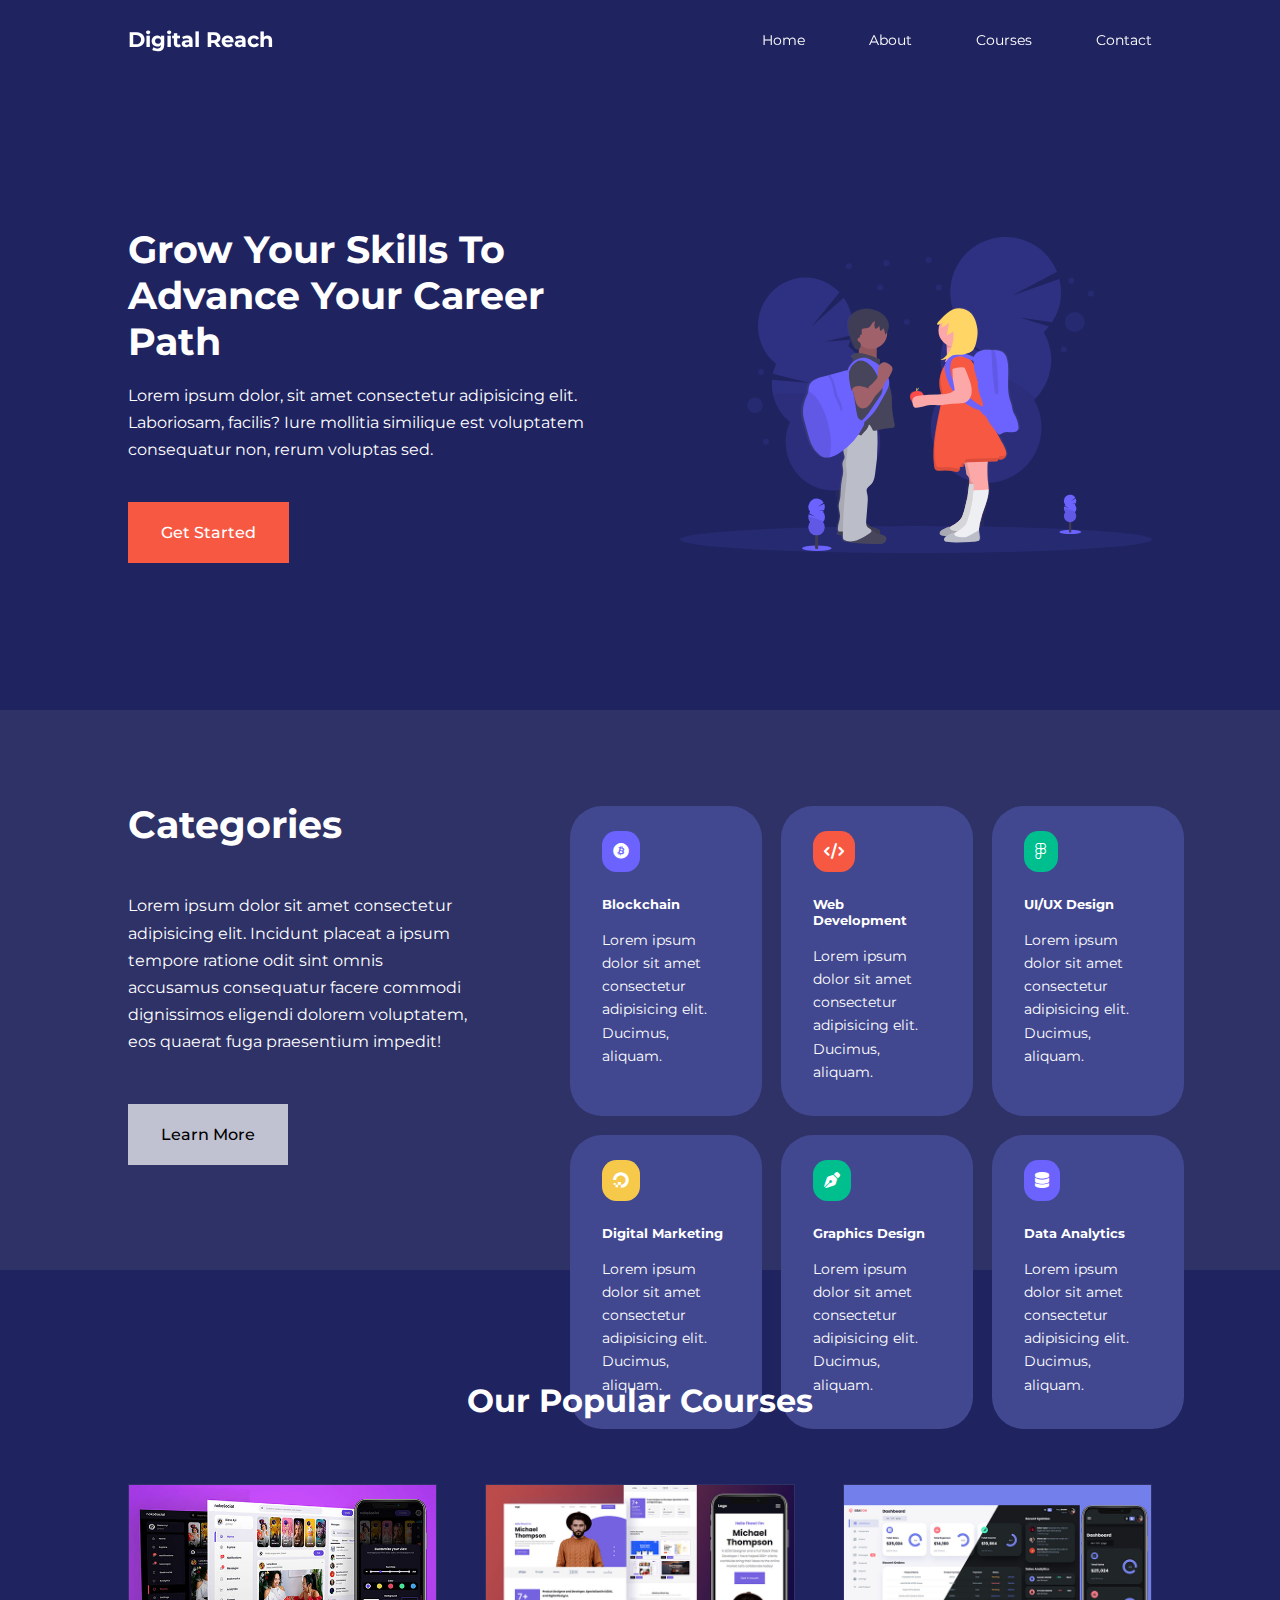
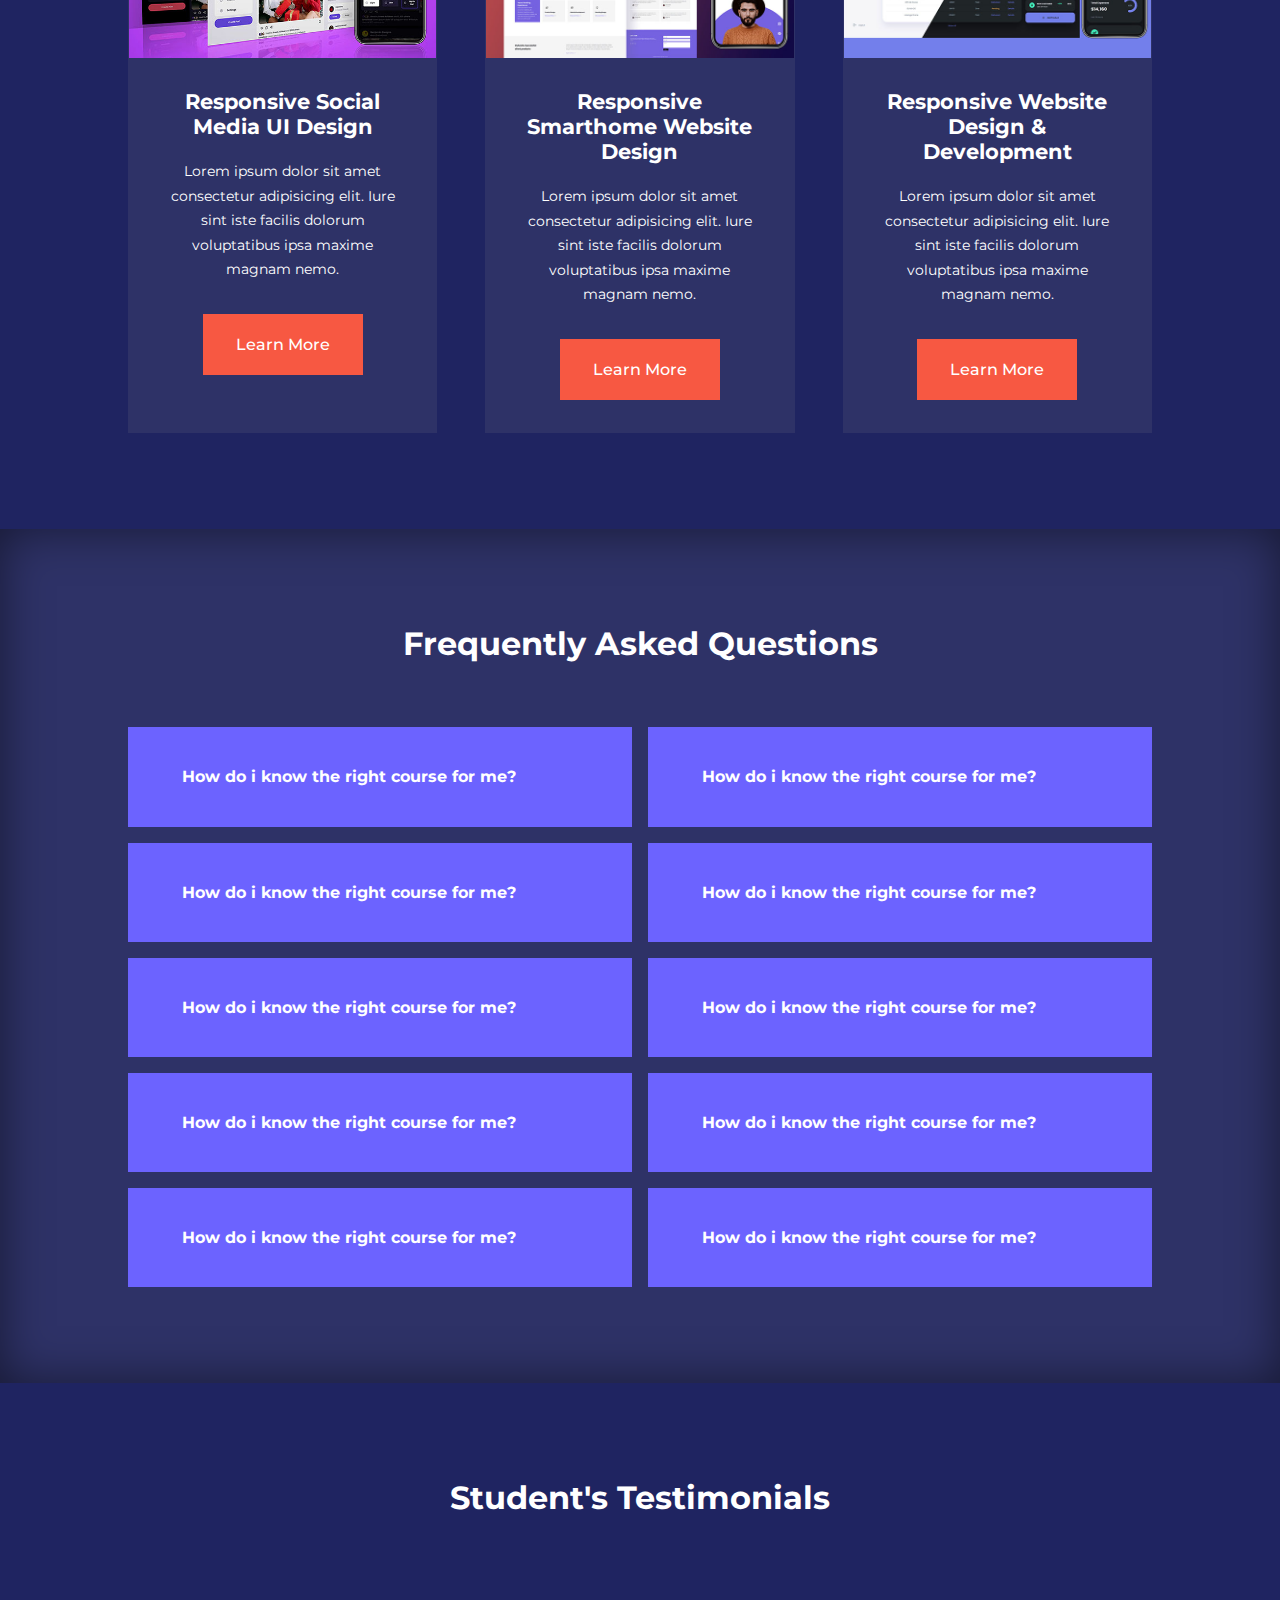
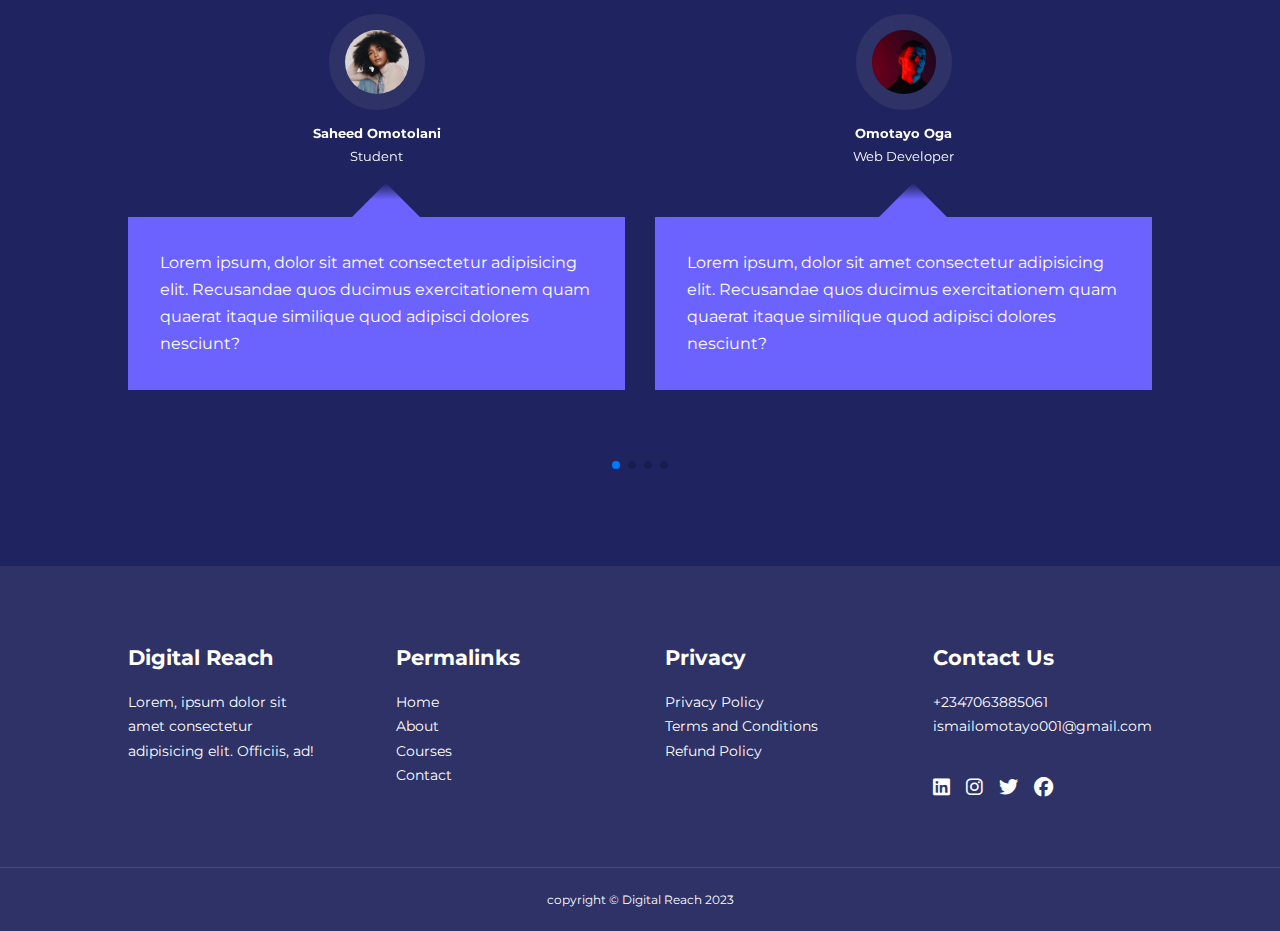
<file: index.html>
<!DOCTYPE html>
<html lang="en">
  <head>
    <meta charset="UTF-8" />
    <meta name="viewport" content="width=device-width, initial-scale=1.0" />

    <!-----------iconscout cdn------------>

    <link
      rel="stylesheet"
      href="https://unicons.iconscout.com/release/v2.1.6/css/unicons.css"
    />

    <!-----------font awesome cdn------------>

    <link
      rel="stylesheet"
      href="https://cdnjs.cloudflare.com/ajax/libs/font-awesome/6.5.1/css/all.min.css"
    />

    <!-----------swiper js------------>

    <link
      rel="stylesheet"
      href="https://cdn.jsdelivr.net/npm/swiper@11/swiper-bundle.min.css"
    />

    <link rel="stylesheet" href="css/style.css" />
    <title>Edutech website</title>
  </head>
  <body>
    <!-----------Nav Bar------------>

    <nav>
      <div class="container nav-container">
        <a href="index.html"><h4>Digital Reach</h4></a>
        <ul class="nav-menu">
          <li><a href="index.html">Home</a></li>
          <li><a href="about.html">About</a></li>
          <li><a href="courses.html">Courses</a></li>
          <li><a href="contact.html">Contact</a></li>
        </ul>
        <button id="open-menu-btn"><i class="uil uil-bars"></i></button>
        <button id="close-menu-btn"><i class="uil uil-multiply"></i></button>
      </div>
    </nav>

    <!-----------Header Section------------>

    <header>
      <div class="container container-header">
        <div class="header-left">
          <h1>Grow Your Skills To Advance Your Career Path</h1>
          <p>
            Lorem ipsum dolor, sit amet consectetur adipisicing elit.
            Laboriosam, facilis? Iure mollitia similique est voluptatem
            consequatur non, rerum voluptas sed.
          </p>
          <a href="courses.html" class="btn btn-primary">Get Started</a>
        </div>
        <div class="header-right">
          <div class="header-right-img">
            <img src="images/header.svg" />
          </div>
        </div>
      </div>
    </header>

    <!-----------Categories Section------------>

    <section class="categories">
      <div class="container categories-container">
        <div class="categories-left">
          <h1>Categories</h1>
          <p>
            Lorem ipsum dolor sit amet consectetur adipisicing elit. Incidunt
            placeat a ipsum tempore ratione odit sint omnis accusamus
            consequatur facere commodi dignissimos eligendi dolorem voluptatem,
            eos quaerat fuga praesentium impedit!
          </p>
          <a href="about.html" class="btn">Learn More</a>
        </div>
        <div class="categories-right">
          <article class="category">
            <span class="category-icon"
              ><i class="fa-brands fa-bitcoin"></i
            ></span>
            <h5>Blockchain</h5>
            <p>
              Lorem ipsum dolor sit amet consectetur adipisicing elit. Ducimus,
              aliquam.
            </p>
          </article>

          <article class="category">
            <span class="category-icon"><i class="fa-solid fa-code"></i></span>
            <h5>Web Development</h5>
            <p>
              Lorem ipsum dolor sit amet consectetur adipisicing elit. Ducimus,
              aliquam.
            </p>
          </article>

          <article class="category">
            <span class="category-icon"
              ><i class="fa-brands fa-figma"></i
            ></span>
            <h5>UI/UX Design</h5>
            <p>
              Lorem ipsum dolor sit amet consectetur adipisicing elit. Ducimus,
              aliquam.
            </p>
          </article>

          <article class="category">
            <span class="category-icon"
              ><i class="fa-brands fa-digital-ocean"></i
            ></span>
            <h5>Digital Marketing</h5>
            <p>
              Lorem ipsum dolor sit amet consectetur adipisicing elit. Ducimus,
              aliquam.
            </p>
          </article>

          <article class="category">
            <span class="category-icon"
              ><i class="fa-solid fa-pen-nib"></i
            ></span>
            <h5>Graphics Design</h5>
            <p>
              Lorem ipsum dolor sit amet consectetur adipisicing elit. Ducimus,
              aliquam.
            </p>
          </article>

          <article class="category">
            <span class="category-icon"
              ><i class="fa-solid fa-database"></i
            ></span>
            <h5>Data Analytics</h5>
            <p>
              Lorem ipsum dolor sit amet consectetur adipisicing elit. Ducimus,
              aliquam.
            </p>
          </article>
        </div>
      </div>
    </section>

    <!-----------Courses Section------------>

    <section class="courses">
      <h2>Our Popular Courses</h2>
      <div class="container courses-container">
        <article class="course">
          <div class="course-image">
            <img src="images/course1.jpg" />
          </div>
          <div class="course-info">
            <h4>Responsive Social Media UI Design</h4>
            <p>
              Lorem ipsum dolor sit amet consectetur adipisicing elit. Iure sint
              iste facilis dolorum voluptatibus ipsa maxime magnam nemo.
            </p>
            <a href="coures.html" class="btn btn-primary">Learn More</a>
          </div>
        </article>

        <article class="course">
          <div class="course-image">
            <img src="images/course2.jpg" />
          </div>
          <div class="course-info">
            <h4>Responsive Smarthome Website Design</h4>
            <p>
              Lorem ipsum dolor sit amet consectetur adipisicing elit. Iure sint
              iste facilis dolorum voluptatibus ipsa maxime magnam nemo.
            </p>
            <a href="coures.html" class="btn btn-primary">Learn More</a>
          </div>
        </article>

        <article class="course">
          <div class="course-image">
            <img src="images/course3.jpg" />
          </div>
          <div class="course-info">
            <h4>Responsive Website Design & Development</h4>
            <p>
              Lorem ipsum dolor sit amet consectetur adipisicing elit. Iure sint
              iste facilis dolorum voluptatibus ipsa maxime magnam nemo.
            </p>
            <a href="coures.html" class="btn btn-primary">Learn More</a>
          </div>
        </article>
      </div>
    </section>

    <!-----------FAQ Section------------>

    <section class="faqs">
      <h2>Frequently Asked Questions</h2>
      <div class="container faqs-container">
        <article class="faq">
          <div class="faq-icon"><i class="uil uil-plus"></i></div>
          <div class="question-answer">
            <h4>How do i know the right course for me?</h4>
            <p>
              Lorem ipsum dolor sit amet consectetur adipisicing elit. Deleniti
              aliquam nemo cumque dolor quae sapiente eaque provident porro
              commodi, quisquam earum exercitationem impedit expedita doloremque
              eos iste aperiam ex obcaecati.
            </p>
          </div>
        </article>

        <article class="faq">
          <div class="faq-icon"><i class="uil uil-plus"></i></div>
          <div class="question-answer">
            <h4>How do i know the right course for me?</h4>
            <p>
              Lorem ipsum dolor sit amet consectetur adipisicing elit. Deleniti
              aliquam nemo cumque dolor quae sapiente eaque provident porro
              commodi, quisquam earum exercitationem impedit expedita doloremque
              eos iste aperiam ex obcaecati.
            </p>
          </div>
        </article>

        <article class="faq">
          <div class="faq-icon"><i class="uil uil-plus"></i></div>
          <div class="question-answer">
            <h4>How do i know the right course for me?</h4>
            <p>
              Lorem ipsum dolor sit amet consectetur adipisicing elit. Deleniti
              aliquam nemo cumque dolor quae sapiente eaque provident porro
              commodi, quisquam earum exercitationem impedit expedita doloremque
              eos iste aperiam ex obcaecati.
            </p>
          </div>
        </article>

        <article class="faq">
          <div class="faq-icon"><i class="uil uil-plus"></i></div>
          <div class="question-answer">
            <h4>How do i know the right course for me?</h4>
            <p>
              Lorem ipsum dolor sit amet consectetur adipisicing elit. Deleniti
              aliquam nemo cumque dolor quae sapiente eaque provident porro
              commodi, quisquam earum exercitationem impedit expedita doloremque
              eos iste aperiam ex obcaecati.
            </p>
          </div>
        </article>

        <article class="faq">
          <div class="faq-icon"><i class="uil uil-plus"></i></div>
          <div class="question-answer">
            <h4>How do i know the right course for me?</h4>
            <p>
              Lorem ipsum dolor sit amet consectetur adipisicing elit. Deleniti
              aliquam nemo cumque dolor quae sapiente eaque provident porro
              commodi, quisquam earum exercitationem impedit expedita doloremque
              eos iste aperiam ex obcaecati.
            </p>
          </div>
        </article>

        <article class="faq">
          <div class="faq-icon"><i class="uil uil-plus"></i></div>
          <div class="question-answer">
            <h4>How do i know the right course for me?</h4>
            <p>
              Lorem ipsum dolor sit amet consectetur adipisicing elit. Deleniti
              aliquam nemo cumque dolor quae sapiente eaque provident porro
              commodi, quisquam earum exercitationem impedit expedita doloremque
              eos iste aperiam ex obcaecati.
            </p>
          </div>
        </article>

        <article class="faq">
          <div class="faq-icon"><i class="uil uil-plus"></i></div>
          <div class="question-answer">
            <h4>How do i know the right course for me?</h4>
            <p>
              Lorem ipsum dolor sit amet consectetur adipisicing elit. Deleniti
              aliquam nemo cumque dolor quae sapiente eaque provident porro
              commodi, quisquam earum exercitationem impedit expedita doloremque
              eos iste aperiam ex obcaecati.
            </p>
          </div>
        </article>

        <article class="faq">
          <div class="faq-icon"><i class="uil uil-plus"></i></div>
          <div class="question-answer">
            <h4>How do i know the right course for me?</h4>
            <p>
              Lorem ipsum dolor sit amet consectetur adipisicing elit. Deleniti
              aliquam nemo cumque dolor quae sapiente eaque provident porro
              commodi, quisquam earum exercitationem impedit expedita doloremque
              eos iste aperiam ex obcaecati.
            </p>
          </div>
        </article>

        <article class="faq">
          <div class="faq-icon"><i class="uil uil-plus"></i></div>
          <div class="question-answer">
            <h4>How do i know the right course for me?</h4>
            <p>
              Lorem ipsum dolor sit amet consectetur adipisicing elit. Deleniti
              aliquam nemo cumque dolor quae sapiente eaque provident porro
              commodi, quisquam earum exercitationem impedit expedita doloremque
              eos iste aperiam ex obcaecati.
            </p>
          </div>
        </article>

        <article class="faq">
          <div class="faq-icon"><i class="uil uil-plus"></i></div>
          <div class="question-answer">
            <h4>How do i know the right course for me?</h4>
            <p>
              Lorem ipsum dolor sit amet consectetur adipisicing elit. Deleniti
              aliquam nemo cumque dolor quae sapiente eaque provident porro
              commodi, quisquam earum exercitationem impedit expedita doloremque
              eos iste aperiam ex obcaecati.
            </p>
          </div>
        </article>
      </div>
    </section>

    <!-----------Testimonials Section------------>

    <section class="container testimonials-container mySwiper">
      <h2>Student's Testimonials</h2>
      <div class="swiper-wrapper">
        <article class="testimonial swiper-slide">
          <div class="avatar">
            <img src="images/avatar1.jpg" />
          </div>
          <div class="testimonial-info">
            <h5>Saheed Omotolani</h5>
            <small>Student</small>
          </div>
          <div class="testimonial-body">
            <p>
              Lorem ipsum, dolor sit amet consectetur adipisicing elit.
              Recusandae quos ducimus exercitationem quam quaerat itaque
              similique quod adipisci dolores nesciunt?
            </p>
          </div>
        </article>

        <article class="testimonial swiper-slide">
          <div class="avatar">
            <img src="images/avatar2.jpg" />
          </div>
          <div class="testimonial-info">
            <h5>Omotayo Oga</h5>
            <small>Web Developer</small>
          </div>
          <div class="testimonial-body">
            <p>
              Lorem ipsum, dolor sit amet consectetur adipisicing elit.
              Recusandae quos ducimus exercitationem quam quaerat itaque
              similique quod adipisci dolores nesciunt?
            </p>
          </div>
        </article>

        <article class="testimonial swiper-slide">
          <div class="avatar">
            <img src="images/avatar3.jpg" />
          </div>
          <div class="testimonial-info">
            <h5>Edem Quist</h5>
            <small>UI/UX Designer</small>
          </div>
          <div class="testimonial-body">
            <p>
              Lorem ipsum, dolor sit amet consectetur adipisicing elit.
              Recusandae quos ducimus exercitationem quam quaerat itaque
              similique quod adipisci dolores nesciunt?
            </p>
          </div>
        </article>

        <article class="testimonial swiper-slide">
          <div class="avatar">
            <img src="images/avatar4.jpg" />
          </div>
          <div class="testimonial-info">
            <h5>Majia Bintu</h5>
            <small>Student</small>
          </div>
          <div class="testimonial-body">
            <p>
              Lorem ipsum, dolor sit amet consectetur adipisicing elit.
              Recusandae quos ducimus exercitationem quam quaerat itaque
              similique quod adipisci dolores nesciunt?
            </p>
          </div>
        </article>

        <article class="testimonial swiper-slide">
          <div class="avatar">
            <img src="images/avatar5.jpg" />
          </div>
          <div class="testimonial-info">
            <h5>Jane Doe</h5>
            <small>Student</small>
          </div>
          <div class="testimonial-body">
            <p>
              Lorem ipsum, dolor sit amet consectetur adipisicing elit.
              Recusandae quos ducimus exercitationem quam quaerat itaque
              similique quod adipisci dolores nesciunt?
            </p>
          </div>
        </article>
      </div>
      <div class="swiper-pagination"></div>
    </section>

    <!-----------Footer Section------------>

    <footer>
      <div class="container footer-container">
        <div class="footer-1">
          <a href="index.html" class="footer-logo"><h4>Digital Reach</h4></a>
          <p>
            Lorem, ipsum dolor sit amet consectetur adipisicing elit. Officiis,
            ad!
          </p>
        </div>

        <div class="footer-2">
          <h4>Permalinks</h4>
          <ul class="permalinks">
            <li><a href="index.html">Home</a></li>
            <li><a href="about.html">About</a></li>
            <li><a href="courses.html">Courses</a></li>
            <li><a href="contact.html">Contact</a></li>
          </ul>
        </div>

        <div class="footer-3">
          <h4>Privacy</h4>
          <ul class="privacy">
            <li><a href="#">Privacy Policy</a></li>
            <li><a href="#">Terms and Conditions</a></li>
            <li><a href="#">Refund Policy</a></li>
          </ul>
        </div>

        <div class="footer-4">
          <h4>Contact Us</h4>
          <div>
            <p>+2347063885061</p>
            <p>ismailomotayo001@gmail.com</p>
          </div>

          <ul class="footer-socials">
            <li>
              <a href="#"><i class="fa-brands fa-linkedin"></i></a>
            </li>
            <li>
              <a href="#"><i class="fa-brands fa-instagram"></i></a>
            </li>
            <li>
              <a href="#"><i class="fa-brands fa-twitter"></i></a>
            </li>
            <li>
              <a href="#"><i class="fa-brands fa-facebook"></i></a>
            </li>
          </ul>
        </div>
      </div>

      <div class="footer-copyright">
        <small>copyright &copy; Digital Reach 2023</small>
      </div>
    </footer>

    <script src="https://cdn.jsdelivr.net/npm/swiper@11/swiper-bundle.min.js"></script>
    <script src="app.js"></script>

    <script>
      var swiper = new Swiper('.mySwiper', {
        slidesPerView: 1,
        spaceBetween: 30,
        pagination: {
          el: '.swiper-pagination',
          clickable: true,
        },
        // When window width is >= 600px
        breakpoints: {
          600: {
            slidesPerView: 2,
          },
        },
      });
    </script>
  </body>
</html>
</file>
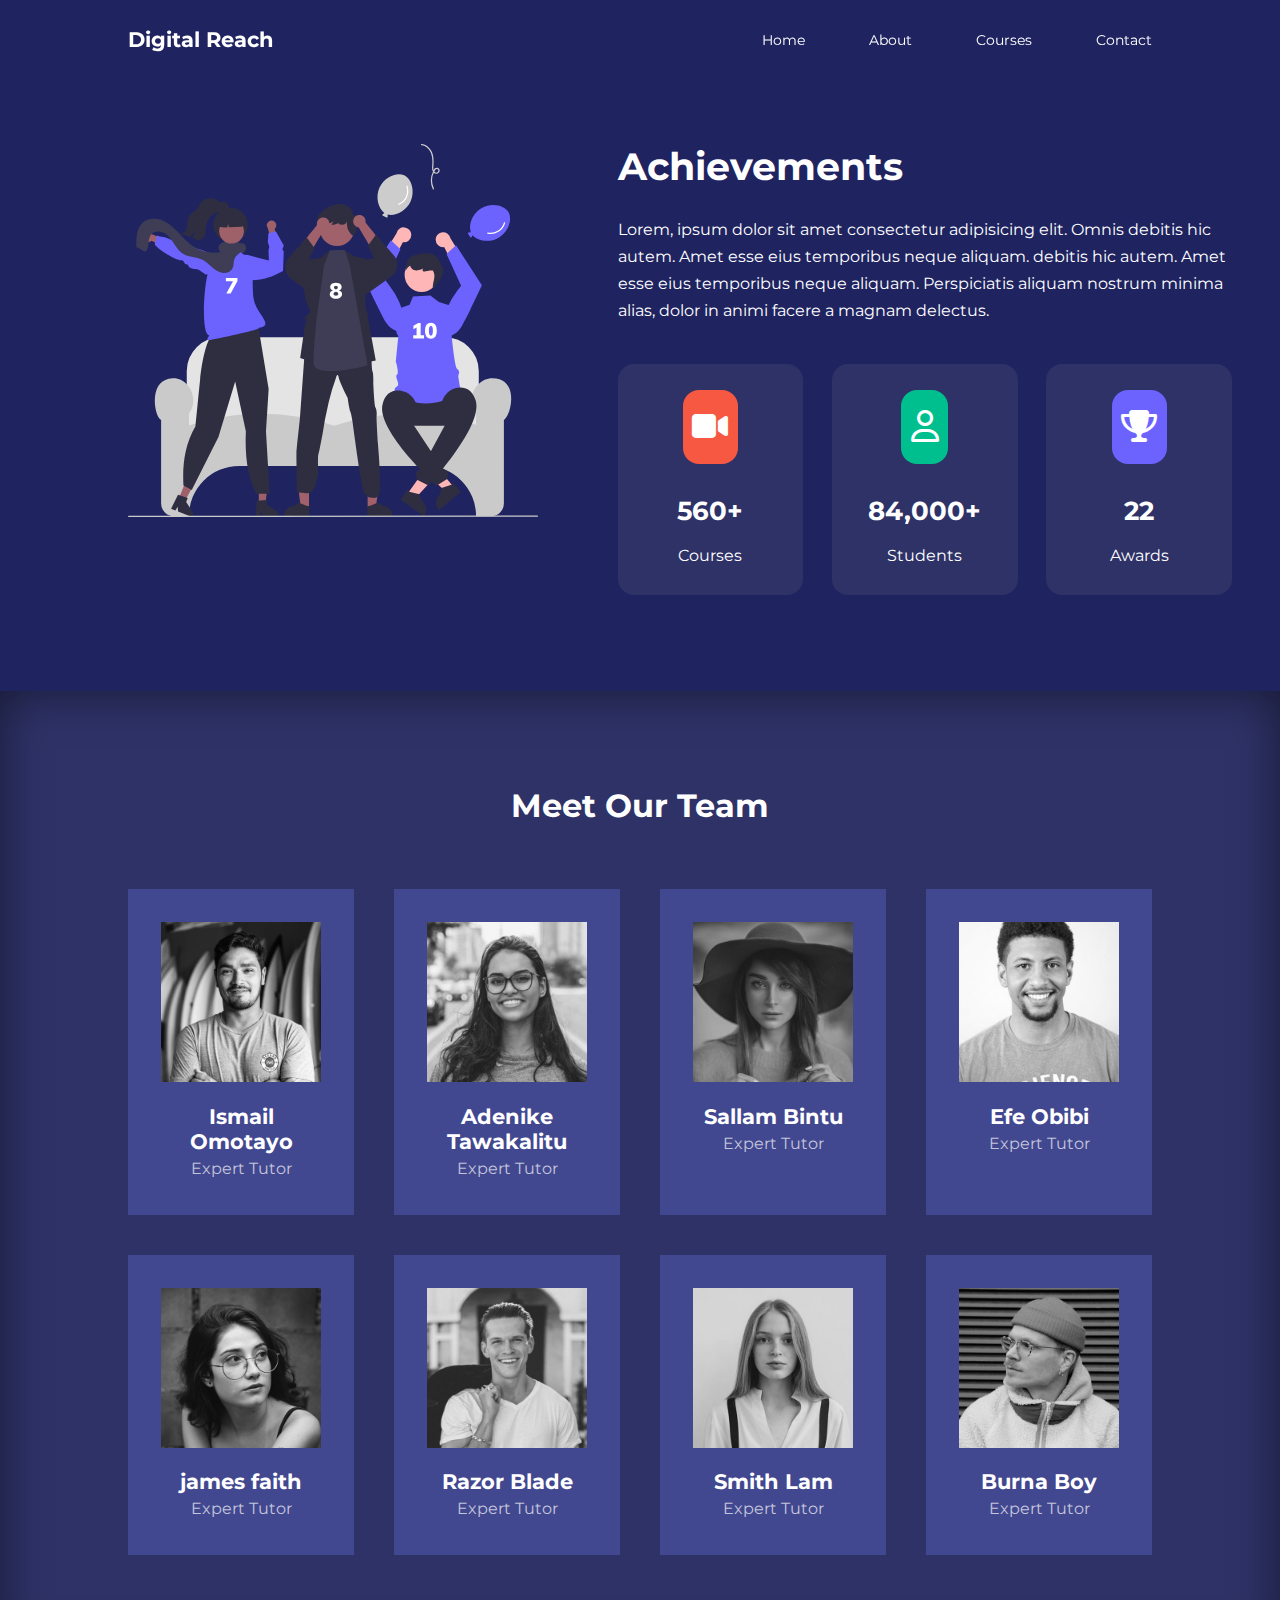
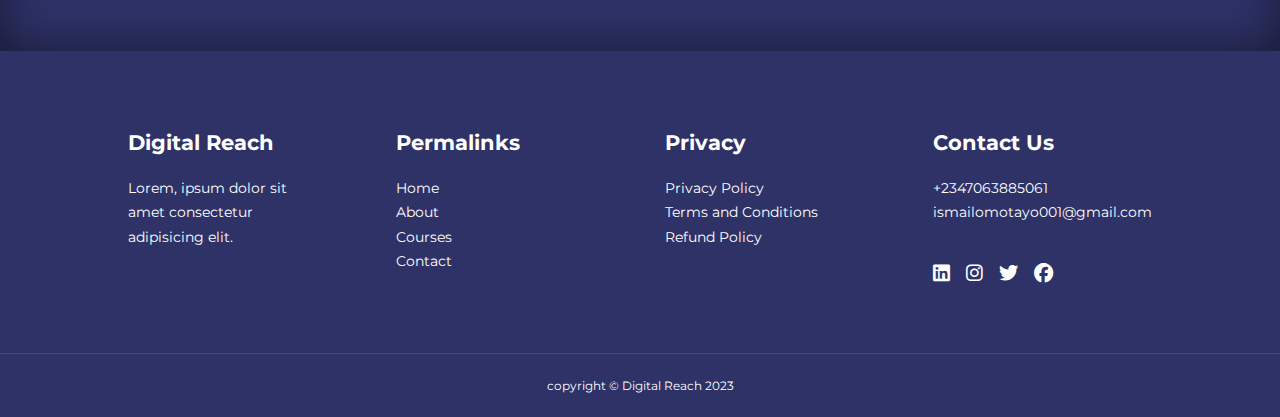
<file: about.html>
<!DOCTYPE html>
<html lang="en">
  <head>
    <meta charset="UTF-8" />
    <meta name="viewport" content="width=device-width, initial-scale=1.0" />

    <!-----------iconscout cdn------------>

    <link
      rel="stylesheet"
      href="https://unicons.iconscout.com/release/v2.1.6/css/unicons.css"
    />

    <!-----------font awesome cdn------------>

    <link
      rel="stylesheet"
      href="https://cdnjs.cloudflare.com/ajax/libs/font-awesome/6.5.1/css/all.min.css"
    />

    <link rel="stylesheet" href="css/style.css" />
    <title>Edutech website</title>
  </head>
  <body>
    <!-----------Nav Bar------------>

    <nav>
      <div class="container nav-container">
        <a href="index.html"><h4>Digital Reach</h4></a>
        <ul class="nav-menu">
          <li><a href="index.html">Home</a></li>
          <li><a href="about.html">About</a></li>
          <li><a href="courses.html">Courses</a></li>
          <li><a href="contact.html">Contact</a></li>
        </ul>
        <button id="open-menu-btn"><i class="uil uil-bars"></i></button>
        <button id="close-menu-btn"><i class="uil uil-multiply"></i></button>
      </div>
    </nav>

    <!----------- Achievement ------------>
    <section class="about-achievements">
      <div class="container about-achievements-container">
        <div class="about-achievements-left">
          <img src="images/about achievements.svg" />
        </div>

        <div class="about-achievements-right">
          <h1>Achievements</h1>
          <p>
            Lorem, ipsum dolor sit amet consectetur adipisicing elit. Omnis
            debitis hic autem. Amet esse eius temporibus neque aliquam. debitis
            hic autem. Amet esse eius temporibus neque aliquam. Perspiciatis
            aliquam nostrum minima alias, dolor in animi facere a magnam
            delectus.
          </p>
          <div class="achievements-card">
            <article class="achievement-card">
              <span class="achievement-icon">
                <i class="fa-solid fa-video"></i>
              </span>
              <h3>560+</h3>
              <p>Courses</p>
            </article>

            <article class="achievement-card">
              <span class="achievement-icon">
                <i class="fa-regular fa-user"></i
              ></span>
              <h3>84,000+</h3>
              <p>Students</p>
            </article>

            <article class="achievement-card">
              <span class="achievement-icon">
                <i class="fa-solid fa-trophy"></i>
              </span>
              <h3>22</h3>
              <p>Awards</p>
            </article>
          </div>
        </div>
      </div>
    </section>

    <!----------- Our Team Section------------>

    <section class="team">
      <h2>Meet Our Team</h2>
      <div class="container team-container">
        <article class="team-member">
          <div class="team-member-image">
            <img src="images/tm1.jpg" />
          </div>
          <div class="team-member-info">
            <h4>Ismail Omotayo</h4>
            <p>Expert Tutor</p>
          </div>
          <div class="team-member-socials">
            <a href="https://instagram.com" target="_blank"
              ><i class="fa-brands fa-instagram"></i
            ></a>
            <a href="https://linkedin.com" target="_blank"
              ><i class="fa-brands fa-linkedin"></i
            ></a>
            <a href="https://twitter" target="_blank"
              ><i class="fa-brands fa-twitter"></i
            ></a>
          </div>
        </article>

        <article class="team-member">
          <div class="team-member-image">
            <img src="images/tm2.jpg" />
          </div>
          <div class="team-member-info">
            <h4>Adenike Tawakalitu</h4>
            <p>Expert Tutor</p>
          </div>
          <div class="team-member-socials">
            <a href="https://instagram.com" target="_blank"
              ><i class="fa-brands fa-instagram"></i
            ></a>
            <a href="https://linkedin.com" target="_blank"
              ><i class="fa-brands fa-linkedin"></i
            ></a>
            <a href="https://twitter" target="_blank"
              ><i class="fa-brands fa-twitter"></i
            ></a>
          </div>
        </article>

        <article class="team-member">
          <div class="team-member-image">
            <img src="images/tm3.jpg" />
          </div>
          <div class="team-member-info">
            <h4>Sallam Bintu</h4>
            <p>Expert Tutor</p>
          </div>
          <div class="team-member-socials">
            <a href="https://instagram.com" target="_blank"
              ><i class="fa-brands fa-instagram"></i
            ></a>
            <a href="https://linkedin.com" target="_blank"
              ><i class="fa-brands fa-linkedin"></i
            ></a>
            <a href="https://twitter" target="_blank"
              ><i class="fa-brands fa-twitter"></i
            ></a>
          </div>
        </article>

        <article class="team-member">
          <div class="team-member-image">
            <img src="images/tm4.jpg" />
          </div>
          <div class="team-member-info">
            <h4>Efe Obibi</h4>
            <p>Expert Tutor</p>
          </div>
          <div class="team-member-socials">
            <a href="https://instagram.com" target="_blank"
              ><i class="fa-brands fa-instagram"></i
            ></a>
            <a href="https://linkedin.com" target="_blank"
              ><i class="fa-brands fa-linkedin"></i
            ></a>
            <a href="https://twitter" target="_blank"
              ><i class="fa-brands fa-twitter"></i
            ></a>
          </div>
        </article>

        <article class="team-member">
          <div class="team-member-image">
            <img src="images/tm5.jpg" />
          </div>
          <div class="team-member-info">
            <h4>james faith</h4>
            <p>Expert Tutor</p>
          </div>
          <div class="team-member-socials">
            <a href="https://instagram.com" target="_blank"
              ><i class="fa-brands fa-instagram"></i
            ></a>
            <a href="https://linkedin.com" target="_blank"
              ><i class="fa-brands fa-linkedin"></i
            ></a>
            <a href="https://twitter" target="_blank"
              ><i class="fa-brands fa-twitter"></i
            ></a>
          </div>
        </article>

        <article class="team-member">
          <div class="team-member-image">
            <img src="images/tm6.jpg" />
          </div>
          <div class="team-member-info">
            <h4>Razor Blade</h4>
            <p>Expert Tutor</p>
          </div>
          <div class="team-member-socials">
            <a href="https://instagram.com" target="_blank"
              ><i class="fa-brands fa-instagram"></i
            ></a>
            <a href="https://linkedin.com" target="_blank"
              ><i class="fa-brands fa-linkedin"></i
            ></a>
            <a href="https://twitter" target="_blank"
              ><i class="fa-brands fa-twitter"></i
            ></a>
          </div>
        </article>

        <article class="team-member">
          <div class="team-member-image">
            <img src="images/tm7.jpg" />
          </div>
          <div class="team-member-info">
            <h4>Smith Lam</h4>
            <p>Expert Tutor</p>
          </div>
          <div class="team-member-socials">
            <a href="https://instagram.com" target="_blank"
              ><i class="fa-brands fa-instagram"></i
            ></a>
            <a href="https://linkedin.com" target="_blank"
              ><i class="fa-brands fa-linkedin"></i
            ></a>
            <a href="https://twitter" target="_blank"
              ><i class="fa-brands fa-twitter"></i
            ></a>
          </div>
        </article>

        <article class="team-member">
          <div class="team-member-image">
            <img src="images/tm8.jpg" />
          </div>
          <div class="team-member-info">
            <h4>Burna Boy</h4>
            <p>Expert Tutor</p>
          </div>
          <div class="team-member-socials">
            <a href="https://instagram.com" target="_blank"
              ><i class="fa-brands fa-instagram"></i
            ></a>
            <a href="https://linkedin.com" target="_blank"
              ><i class="fa-brands fa-linkedin"></i
            ></a>
            <a href="https://twitter" target="_blank"
              ><i class="fa-brands fa-twitter"></i
            ></a>
          </div>
        </article>
      </div>
    </section>

    <!-----------Footer Section------------>

    <footer>
      <div class="container footer-container">
        <div class="footer-1">
          <a href="index.html" class="footer-logo"><h4>Digital Reach</h4></a>
          <p>Lorem, ipsum dolor sit amet consectetur adipisicing elit.</p>
        </div>

        <div class="footer-2">
          <h4>Permalinks</h4>
          <ul class="permalinks">
            <li><a href="index.html">Home</a></li>
            <li><a href="about.html">About</a></li>
            <li><a href="courses.html">Courses</a></li>
            <li><a href="contact.html">Contact</a></li>
          </ul>
        </div>

        <div class="footer-3">
          <h4>Privacy</h4>
          <ul class="privacy">
            <li><a href="#">Privacy Policy</a></li>
            <li><a href="#">Terms and Conditions</a></li>
            <li><a href="#">Refund Policy</a></li>
          </ul>
        </div>

        <div class="footer-4">
          <h4>Contact Us</h4>
          <div>
            <p>+2347063885061</p>
            <p>ismailomotayo001@gmail.com</p>
          </div>

          <ul class="footer-socials">
            <li>
              <a href="#"><i class="fa-brands fa-linkedin"></i></a>
            </li>
            <li>
              <a href="#"><i class="fa-brands fa-instagram"></i></a>
            </li>
            <li>
              <a href="#"><i class="fa-brands fa-twitter"></i></a>
            </li>
            <li>
              <a href="#"><i class="fa-brands fa-facebook"></i></a>
            </li>
          </ul>
        </div>
      </div>

      <div class="footer-copyright">
        <small>copyright &copy; Digital Reach 2023</small>
      </div>
    </footer>

    <script src="app.js"></script>
  </body>
</html>
</file>
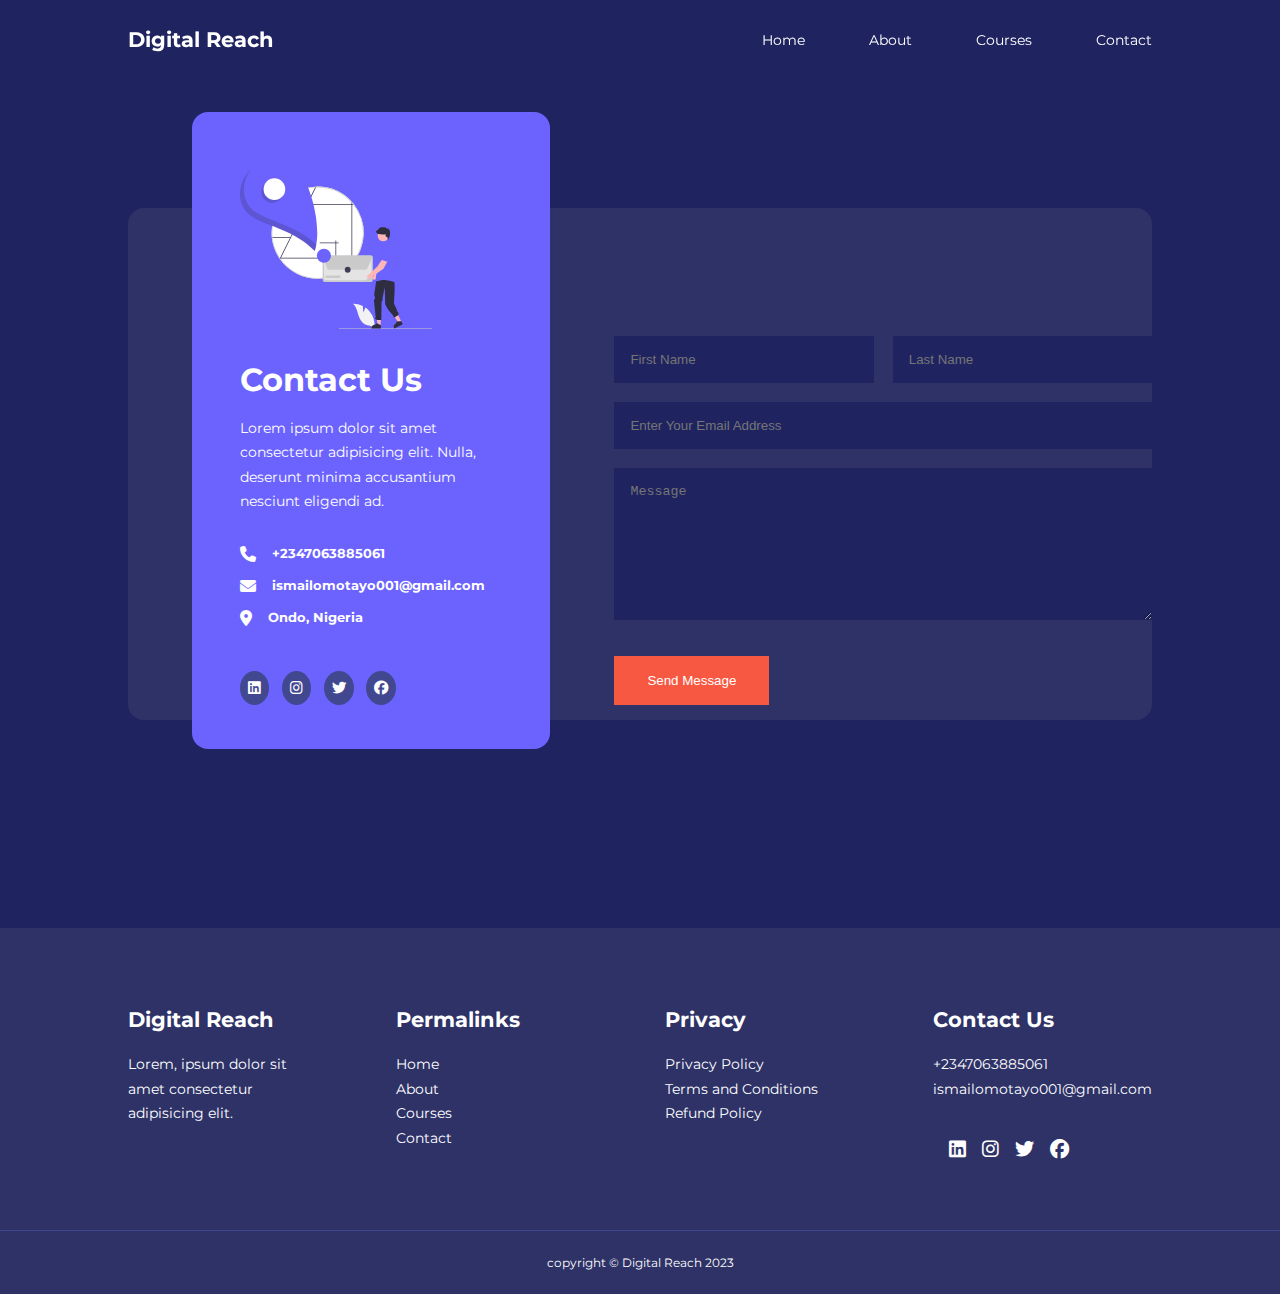
<file: contact.html>
<!DOCTYPE html>
<html lang="en">
  <head>
    <meta charset="UTF-8" />
    <meta name="viewport" content="width=device-width, initial-scale=1.0" />

    <!-----------iconscout cdn------------>

    <link
      rel="stylesheet"
      href="https://unicons.iconscout.com/release/v2.1.6/css/unicons.css"
    />

    <!-----------font awesome cdn------------>

    <link
      rel="stylesheet"
      href="https://cdnjs.cloudflare.com/ajax/libs/font-awesome/6.5.1/css/all.min.css"
    />

    <link rel="stylesheet" href="css/style.css" />
    <title>Edutech website</title>
  </head>
  <body>
    <!-----------Nav Bar------------>

    <nav>
      <div class="container nav-container">
        <a href="index.html"><h4>Digital Reach</h4></a>
        <ul class="nav-menu">
          <li><a href="index.html">Home</a></li>
          <li><a href="about.html">About</a></li>
          <li><a href="courses.html">Courses</a></li>
          <li><a href="contact.html">Contact</a></li>
        </ul>
        <button id="open-menu-btn"><i class="uil uil-bars"></i></button>
        <button id="close-menu-btn"><i class="uil uil-multiply"></i></button>
      </div>
    </nav>

    <!----------- Achievement ------------>

    <section class="contact">
      <div class="container contact-container">
        <aside class="contact-aside">
          <div class="aside-image">
            <img src="images/contact.svg" />
          </div>
          <h2>Contact Us</h2>
          <p>
            Lorem ipsum dolor sit amet consectetur adipisicing elit. Nulla,
            deserunt minima accusantium nesciunt eligendi ad.
          </p>
          <ul class="contact-detail">
            <li>
              <i class="fa-solid fa-phone"></i>
              <h5>+2347063885061</h5>
            </li>
            <li>
              <i class="fa-solid fa-envelope"></i>
              <h5>ismailomotayo001@gmail.com</h5>
            </li>
            <li>
              <i class="fa-solid fa-location-dot"></i>
              <h5>Ondo, Nigeria</h5>
            </li>
          </ul>
          <ul class="contact-social">
            <li>
              <a href="https://linkedin.con"
                ><i class="fa-brands fa-linkedin"></i
              ></a>
            </li>
            <li>
              <a href="https://instagram.com"
                ><i class="fa-brands fa-instagram"></i
              ></a>
            </li>
            <li>
              <a href="https://twitter.com"
                ><i class="fa-brands fa-twitter"></i
              ></a>
            </li>
            <li>
              <a href="https://facebook.com"
                ><i class="fa-brands fa-facebook"></i
              ></a>
            </li>
          </ul>
        </aside>
        <form class="contact-form">
          <div class="form-name">
            <input
              type="text"
              name="First Name"
              placeholder="First Name"
              required
            />
            <input
              type="text"
              name="Last Name"
              placeholder="Last Name"
              required
            />
          </div>
          <input
            type="email"
            name="Email Address"
            placeholder="Enter Your Email Address"
            required
          />
          <textarea
            name="Message"
            rows="8"
            placeholder="Message"
            required
          ></textarea>
          <button class="btn btn-primary" type="submit">Send Message</button>
        </form>
      </div>
    </section>

    <!-----------Footer Section------------>

    <footer>
      <div class="container footer-container">
        <div class="footer-1">
          <a href="index.html" class="footer-logo"><h4>Digital Reach</h4></a>
          <p>Lorem, ipsum dolor sit amet consectetur adipisicing elit.</p>
        </div>

        <div class="footer-2">
          <h4>Permalinks</h4>
          <ul class="permalinks">
            <li><a href="index.html">Home</a></li>
            <li><a href="about.html">About</a></li>
            <li><a href="courses.html">Courses</a></li>
            <li><a href="contact.html">Contact</a></li>
          </ul>
        </div>

        <div class="footer-3">
          <h4>Privacy</h4>
          <ul class="privacy">
            <li><a href="#">Privacy Policy</a></li>
            <li><a href="#">Terms and Conditions</a></li>
            <li><a href="#">Refund Policy</a></li>
          </ul>
        </div>

        <div class="footer-4">
          <h4>Contact Us</h4>
          <div>
            <p>+2347063885061</p>
            <p>ismailomotayo001@gmail.com</p>
          </div>

          <ul class="footer-socials">
            <li></li>
            <li>
              <a href="#"><i class="fa-brands fa-linkedin"></i></a>
            </li>
            <li>
              <a href="#"><i class="fa-brands fa-instagram"></i></a>
            </li>
            <li>
              <a href="#"><i class="fa-brands fa-twitter"></i></a>
            </li>
            <li>
              <a href="#"><i class="fa-brands fa-facebook"></i></a>
            </li>
          </ul>
        </div>
      </div>

      <div class="footer-copyright">
        <small>copyright &copy; Digital Reach 2023</small>
      </div>
    </footer>

    <script src="app.js"></script>
  </body>
</html>
</file>
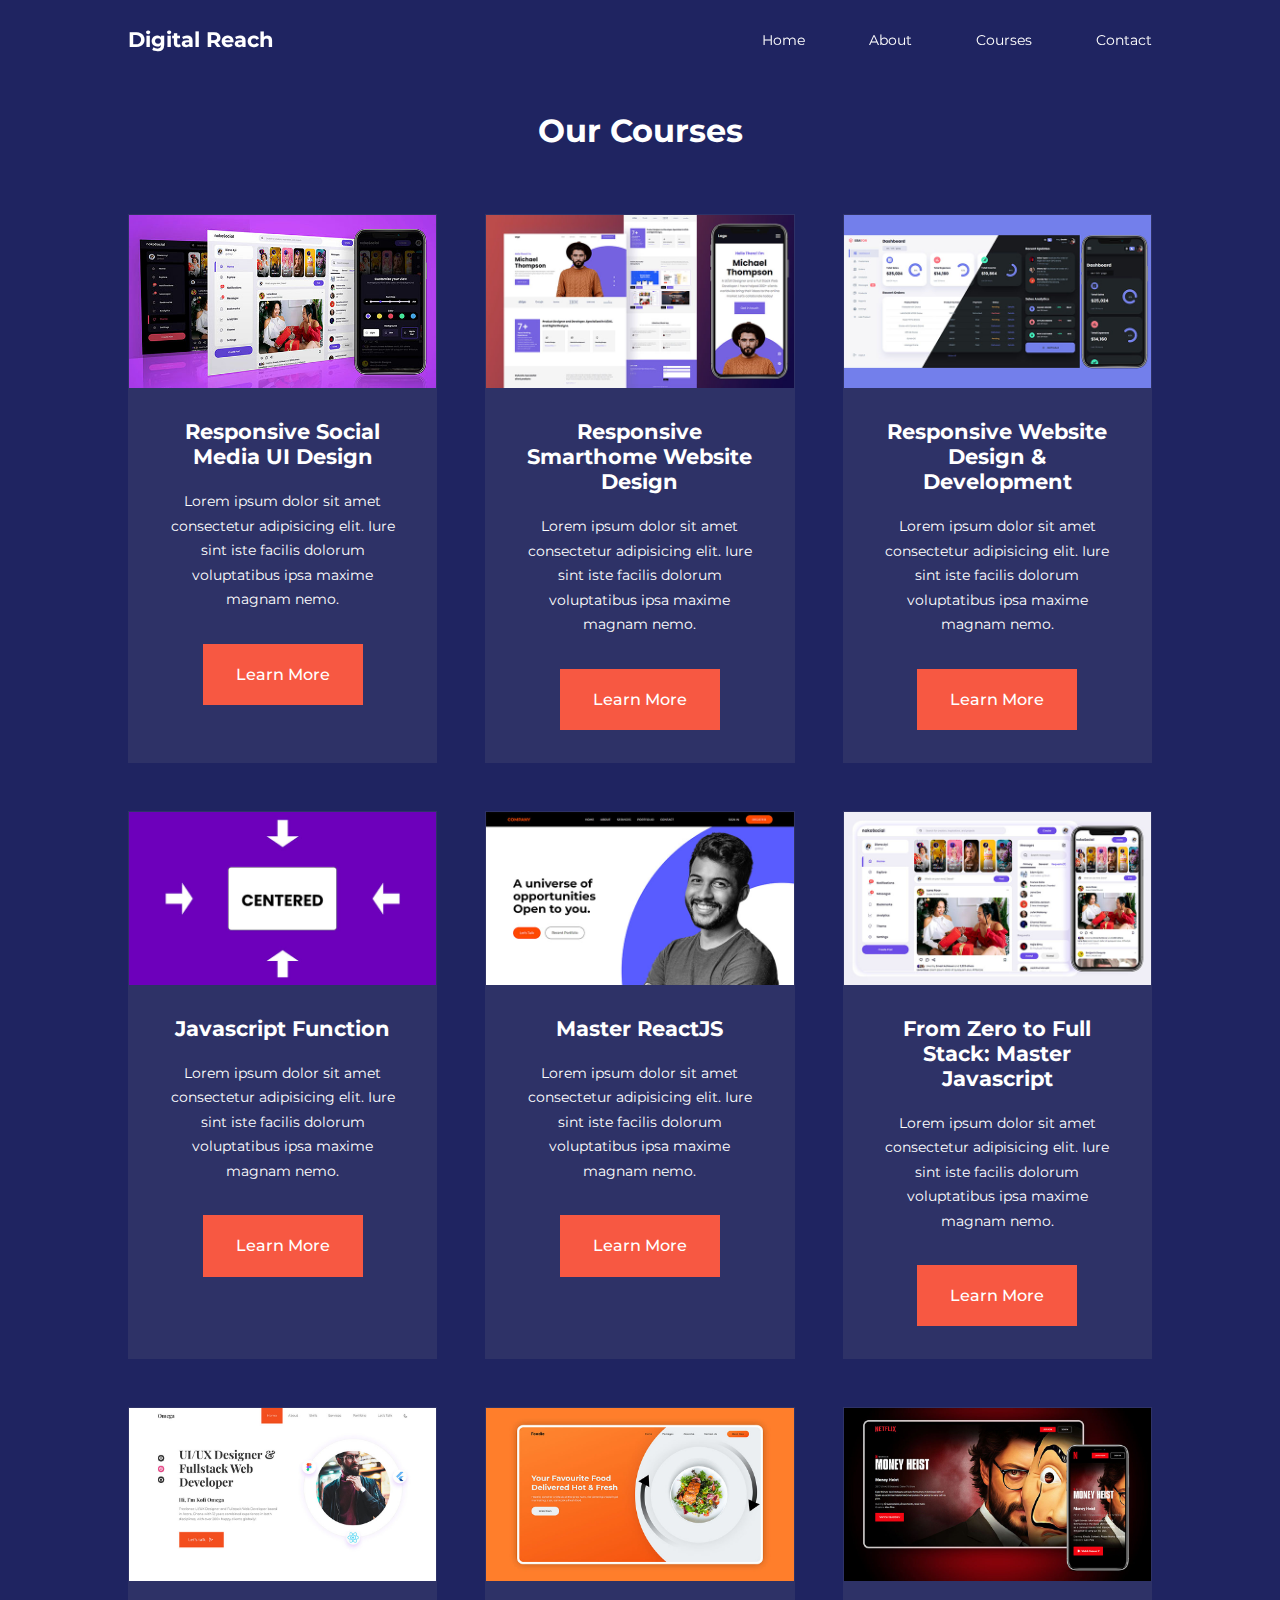
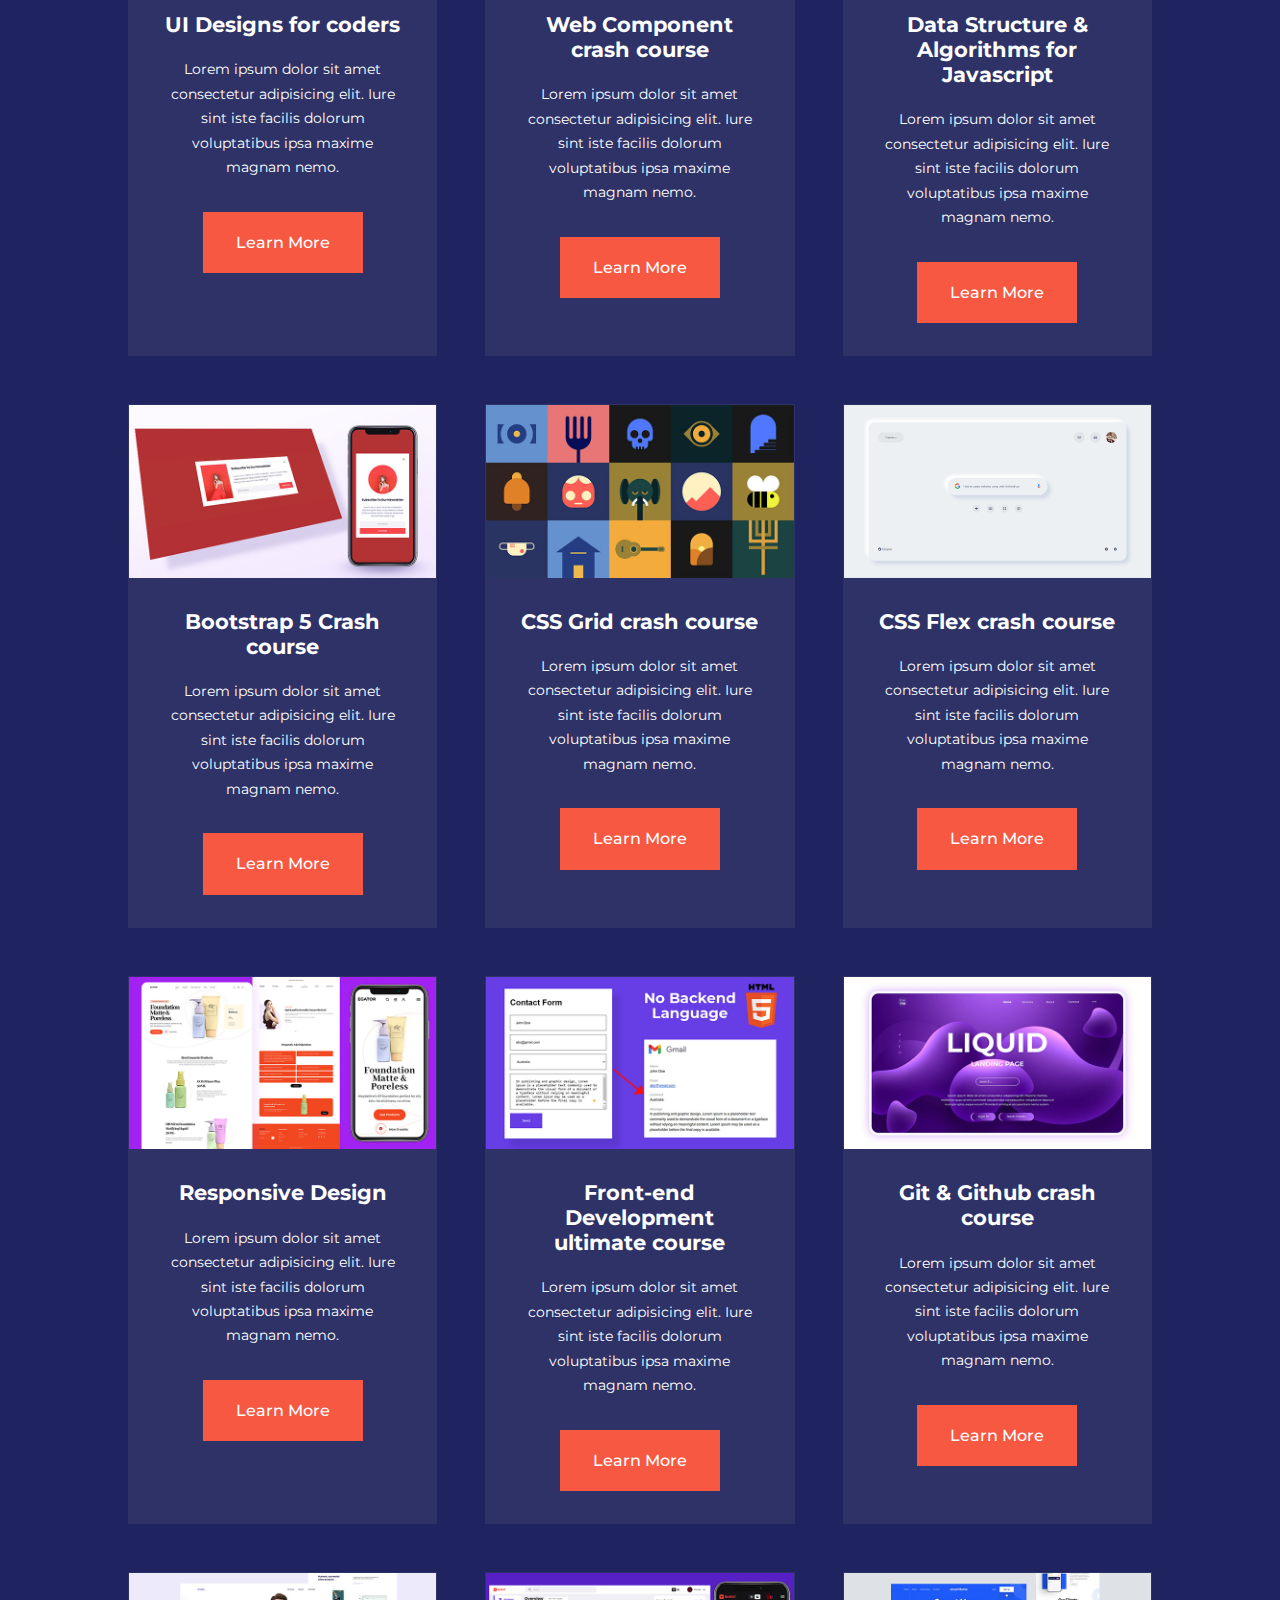
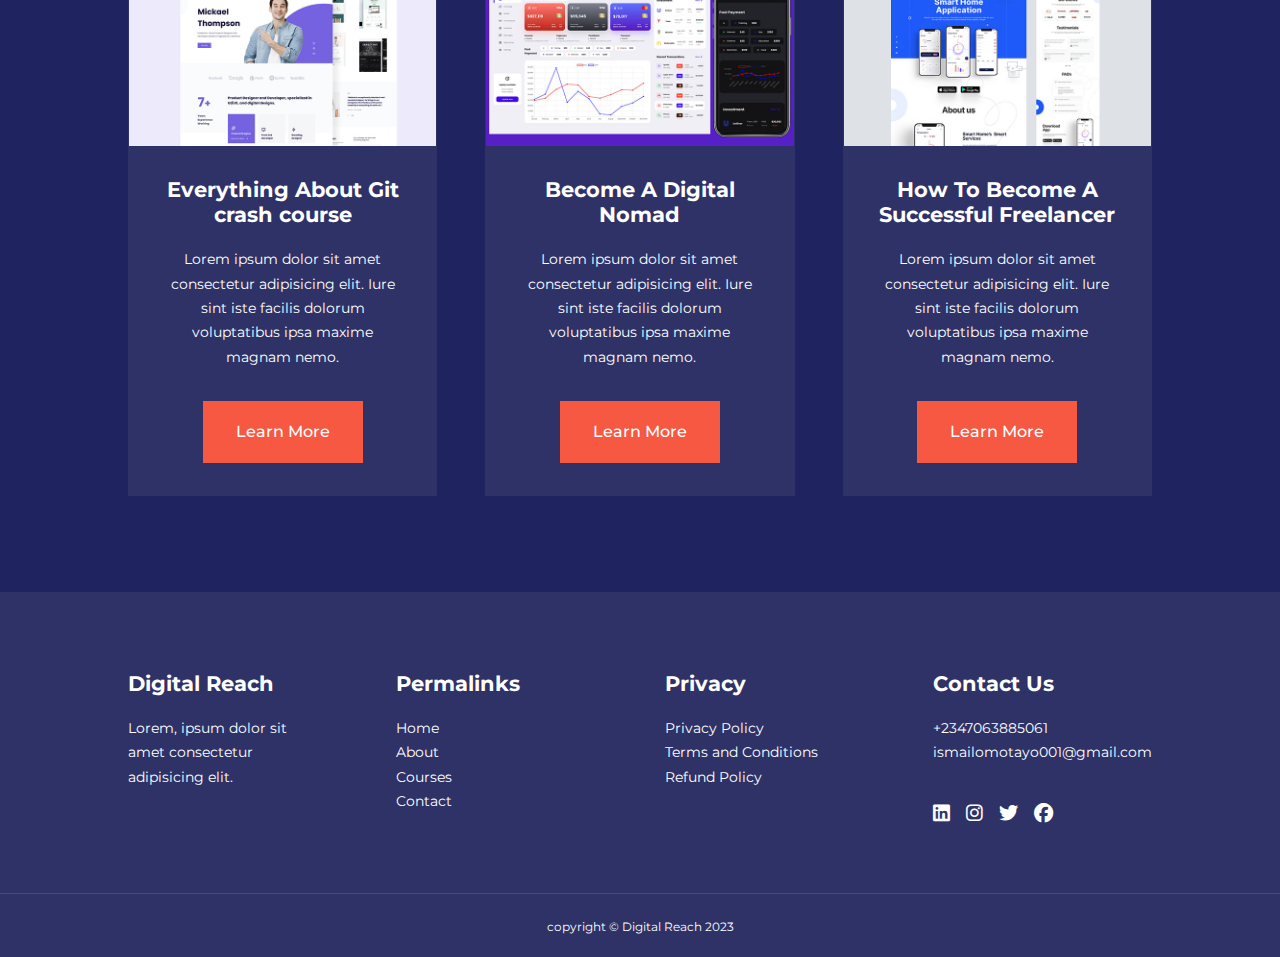
<file: courses.html>
<!DOCTYPE html>
<html lang="en">
  <head>
    <meta charset="UTF-8" />
    <meta name="viewport" content="width=device-width, initial-scale=1.0" />

    <!-----------iconscout cdn------------>

    <link
      rel="stylesheet"
      href="https://unicons.iconscout.com/release/v2.1.6/css/unicons.css"
    />

    <!-----------font awesome cdn------------>

    <link
      rel="stylesheet"
      href="https://cdnjs.cloudflare.com/ajax/libs/font-awesome/6.5.1/css/all.min.css"
    />

    <link rel="stylesheet" href="css/style.css" />
    <title>Edutech website</title>
  </head>
  <body>
    <!-----------Nav Bar------------>

    <nav>
      <div class="container nav-container">
        <a href="index.html"><h4>Digital Reach</h4></a>
        <ul class="nav-menu">
          <li><a href="index.html">Home</a></li>
          <li><a href="about.html">About</a></li>
          <li><a href="courses.html">Courses</a></li>
          <li><a href="contact.html">Contact</a></li>
        </ul>
        <button id="open-menu-btn"><i class="uil uil-bars"></i></button>
        <button id="close-menu-btn"><i class="uil uil-multiply"></i></button>
      </div>
    </nav>

    <!-----------Courses Section------------>

    <section class="courses">
      <h2>Our Courses</h2>
      <div class="container courses-container">
        <article class="course">
          <div class="course-image">
            <img src="images/course1.jpg" />
          </div>
          <div class="course-info">
            <h4>Responsive Social Media UI Design</h4>
            <p>
              Lorem ipsum dolor sit amet consectetur adipisicing elit. Iure sint
              iste facilis dolorum voluptatibus ipsa maxime magnam nemo.
            </p>
            <a href="coures.html" class="btn btn-primary">Learn More</a>
          </div>
        </article>

        <article class="course">
          <div class="course-image">
            <img src="images/course2.jpg" />
          </div>
          <div class="course-info">
            <h4>Responsive Smarthome Website Design</h4>
            <p>
              Lorem ipsum dolor sit amet consectetur adipisicing elit. Iure sint
              iste facilis dolorum voluptatibus ipsa maxime magnam nemo.
            </p>
            <a href="coures.html" class="btn btn-primary">Learn More</a>
          </div>
        </article>

        <article class="course">
          <div class="course-image">
            <img src="images/course3.jpg" />
          </div>
          <div class="course-info">
            <h4>Responsive Website Design & Development</h4>
            <p>
              Lorem ipsum dolor sit amet consectetur adipisicing elit. Iure sint
              iste facilis dolorum voluptatibus ipsa maxime magnam nemo.
            </p>
            <a href="coures.html" class="btn btn-primary">Learn More</a>
          </div>
        </article>

        <article class="course">
          <div class="course-image">
            <img src="images/course4.jpg" />
          </div>
          <div class="course-info">
            <h4>Javascript Function</h4>
            <p>
              Lorem ipsum dolor sit amet consectetur adipisicing elit. Iure sint
              iste facilis dolorum voluptatibus ipsa maxime magnam nemo.
            </p>
            <a href="coures.html" class="btn btn-primary">Learn More</a>
          </div>
        </article>

        <article class="course">
          <div class="course-image">
            <img src="images/course5.jpg" />
          </div>
          <div class="course-info">
            <h4>Master ReactJS</h4>
            <p>
              Lorem ipsum dolor sit amet consectetur adipisicing elit. Iure sint
              iste facilis dolorum voluptatibus ipsa maxime magnam nemo.
            </p>
            <a href="coures.html" class="btn btn-primary">Learn More</a>
          </div>
        </article>

        <article class="course">
          <div class="course-image">
            <img src="images/course6.jpg" />
          </div>
          <div class="course-info">
            <h4>From Zero to Full Stack: Master Javascript</h4>
            <p>
              Lorem ipsum dolor sit amet consectetur adipisicing elit. Iure sint
              iste facilis dolorum voluptatibus ipsa maxime magnam nemo.
            </p>
            <a href="coures.html" class="btn btn-primary">Learn More</a>
          </div>
        </article>

        <article class="course">
          <div class="course-image">
            <img src="images/course7.jpg" />
          </div>
          <div class="course-info">
            <h4>UI Designs for coders</h4>
            <p>
              Lorem ipsum dolor sit amet consectetur adipisicing elit. Iure sint
              iste facilis dolorum voluptatibus ipsa maxime magnam nemo.
            </p>
            <a href="coures.html" class="btn btn-primary">Learn More</a>
          </div>
        </article>

        <article class="course">
          <div class="course-image">
            <img src="images/course8.jpg" />
          </div>
          <div class="course-info">
            <h4>Web Component crash course</h4>
            <p>
              Lorem ipsum dolor sit amet consectetur adipisicing elit. Iure sint
              iste facilis dolorum voluptatibus ipsa maxime magnam nemo.
            </p>
            <a href="coures.html" class="btn btn-primary">Learn More</a>
          </div>
        </article>

        <article class="course">
          <div class="course-image">
            <img src="images/course9.jpg" />
          </div>
          <div class="course-info">
            <h4>Data Structure & Algorithms for Javascript</h4>
            <p>
              Lorem ipsum dolor sit amet consectetur adipisicing elit. Iure sint
              iste facilis dolorum voluptatibus ipsa maxime magnam nemo.
            </p>
            <a href="coures.html" class="btn btn-primary">Learn More</a>
          </div>
        </article>

        <article class="course">
          <div class="course-image">
            <img src="images/course10.jpg" />
          </div>
          <div class="course-info">
            <h4>Bootstrap 5 Crash course</h4>
            <p>
              Lorem ipsum dolor sit amet consectetur adipisicing elit. Iure sint
              iste facilis dolorum voluptatibus ipsa maxime magnam nemo.
            </p>
            <a href="coures.html" class="btn btn-primary">Learn More</a>
          </div>
        </article>

        <article class="course">
          <div class="course-image">
            <img src="images/course11.jpg" />
          </div>
          <div class="course-info">
            <h4>CSS Grid crash course</h4>
            <p>
              Lorem ipsum dolor sit amet consectetur adipisicing elit. Iure sint
              iste facilis dolorum voluptatibus ipsa maxime magnam nemo.
            </p>
            <a href="coures.html" class="btn btn-primary">Learn More</a>
          </div>
        </article>

        <article class="course">
          <div class="course-image">
            <img src="images/course12.jpg" />
          </div>
          <div class="course-info">
            <h4>CSS Flex crash course</h4>
            <p>
              Lorem ipsum dolor sit amet consectetur adipisicing elit. Iure sint
              iste facilis dolorum voluptatibus ipsa maxime magnam nemo.
            </p>
            <a href="coures.html" class="btn btn-primary">Learn More</a>
          </div>
        </article>

        <article class="course">
          <div class="course-image">
            <img src="images/course13.jpg" />
          </div>
          <div class="course-info">
            <h4>Responsive Design</h4>
            <p>
              Lorem ipsum dolor sit amet consectetur adipisicing elit. Iure sint
              iste facilis dolorum voluptatibus ipsa maxime magnam nemo.
            </p>
            <a href="coures.html" class="btn btn-primary">Learn More</a>
          </div>
        </article>

        <article class="course">
          <div class="course-image">
            <img src="images/course14.jpg" />
          </div>
          <div class="course-info">
            <h4>Front-end Development ultimate course</h4>
            <p>
              Lorem ipsum dolor sit amet consectetur adipisicing elit. Iure sint
              iste facilis dolorum voluptatibus ipsa maxime magnam nemo.
            </p>
            <a href="coures.html" class="btn btn-primary">Learn More</a>
          </div>
        </article>

        <article class="course">
          <div class="course-image">
            <img src="images/course15.jpg" />
          </div>
          <div class="course-info">
            <h4>Git & Github crash course</h4>
            <p>
              Lorem ipsum dolor sit amet consectetur adipisicing elit. Iure sint
              iste facilis dolorum voluptatibus ipsa maxime magnam nemo.
            </p>
            <a href="coures.html" class="btn btn-primary">Learn More</a>
          </div>
        </article>

        <article class="course">
          <div class="course-image">
            <img src="images/course16.jpg" />
          </div>
          <div class="course-info">
            <h4>Everything About Git crash course</h4>
            <p>
              Lorem ipsum dolor sit amet consectetur adipisicing elit. Iure sint
              iste facilis dolorum voluptatibus ipsa maxime magnam nemo.
            </p>
            <a href="coures.html" class="btn btn-primary">Learn More</a>
          </div>
        </article>

        <article class="course">
          <div class="course-image">
            <img src="images/course17.jpg" />
          </div>
          <div class="course-info">
            <h4>Become A Digital Nomad</h4>
            <p>
              Lorem ipsum dolor sit amet consectetur adipisicing elit. Iure sint
              iste facilis dolorum voluptatibus ipsa maxime magnam nemo.
            </p>
            <a href="coures.html" class="btn btn-primary">Learn More</a>
          </div>
        </article>

        <article class="course">
          <div class="course-image">
            <img src="images/course18.jpg" />
          </div>
          <div class="course-info">
            <h4>How To Become A Successful Freelancer</h4>
            <p>
              Lorem ipsum dolor sit amet consectetur adipisicing elit. Iure sint
              iste facilis dolorum voluptatibus ipsa maxime magnam nemo.
            </p>
            <a href="coures.html" class="btn btn-primary">Learn More</a>
          </div>
        </article>
      </div>
    </section>

    <!-----------Footer Section------------>

    <footer>
      <div class="container footer-container">
        <div class="footer-1">
          <a href="index.html" class="footer-logo"><h4>Digital Reach</h4></a>
          <p>Lorem, ipsum dolor sit amet consectetur adipisicing elit.</p>
        </div>

        <div class="footer-2">
          <h4>Permalinks</h4>
          <ul class="permalinks">
            <li><a href="index.html">Home</a></li>
            <li><a href="about.html">About</a></li>
            <li><a href="courses.html">Courses</a></li>
            <li><a href="contact.html">Contact</a></li>
          </ul>
        </div>

        <div class="footer-3">
          <h4>Privacy</h4>
          <ul class="privacy">
            <li><a href="#">Privacy Policy</a></li>
            <li><a href="#">Terms and Conditions</a></li>
            <li><a href="#">Refund Policy</a></li>
          </ul>
        </div>

        <div class="footer-4">
          <h4>Contact Us</h4>
          <div>
            <p>+2347063885061</p>
            <p>ismailomotayo001@gmail.com</p>
          </div>

          <ul class="footer-socials">
            <li>
              <a href="#"><i class="fa-brands fa-linkedin"></i></a>
            </li>
            <li>
              <a href="#"><i class="fa-brands fa-instagram"></i></a>
            </li>
            <li>
              <a href="#"><i class="fa-brands fa-twitter"></i></a>
            </li>
            <li>
              <a href="#"><i class="fa-brands fa-facebook"></i></a>
            </li>
          </ul>
        </div>
      </div>

      <div class="footer-copyright">
        <small>copyright &copy; Digital Reach 2023</small>
      </div>
    </footer>

    <script src="app.js"></script>
  </body>
</html>
</file>
<file: css/style.css>
@import url('https://fonts.googleapis.com/css2?family=Lato:wght@300&family=Montserrat:wght@300;400;500;600;700;800;900&family=Poppins:wght@300;400;500;600;700;800&display=swap');

*{
  margin: 0;
  padding: 0;
  border: 0;
  outline: 0;
  text-decoration: none;
  list-style: none;
  box-sizing: border-box;
}

:root{
  --color-primary:#6c63ff;
  --color-success:#00bf8e;
  --color-warning:#f7c94b;
  --color-danger:#f75842;
  --color-danger-variant: rgba(247, 88, 66, 0.4);
  --color-white:#fff;
  --color-light: rgba(255, 255, 255, 0.7);
  --color-black:#000;
  --color-bg:#1f2461;
  --color-bg1:#2e3267;
  --color-bg2:#424890;

  --container-width-lg:80%;
  --container-width-md:90%;
  --container-width-sm:94%;

  --transition: all 400ms ease;

}

body{
font-family: "Montserrat";
line-height: 1.7;
color: var(--color-white);
background: var(--color-bg);
}

.container{
width: var(--container-width-lg);
margin: auto;
}

section{
padding: 6rem 0;
}

section h2{
text-align: center;
margin-bottom: 4rem;
}

h1, h2, h3, h4, h5{
line-height: 1.2;
}
h1{
font-size: 2.4rem;
}

h2{
font-size: 2rem;
}

h3{
font-size: 1.6rem;
}

h4{
font-size: 1.3rem;
}

a{
color: var(--color-white);
}

img{
width: 100%;
display: block;
object-fit: cover;
}

.btn{
display: inline-block;
background: var(--color-light);
color: var(--color-black);
padding: 1rem 2rem;
border: 1px solid transparent;
font-weight: 500;
transform: var(--transition);
}

.btn:hover{
background: transparent;
color: var(--color-white);
border-color: var(--color-white);
}

.btn-primary{
background: var(--color-danger);
color: var(--color-white);
}

/*********NavBar**************/

nav{
background: transparent;
width: 100vw;
height: 5rem;
position: fixed;
top: 0;
z-index: 11;
}

/**********change navbar style on scroll using javascript*************/

.window-scroll{
background: var(--color-primary);
}

.nav-container{
display: flex;
height: 100%;
justify-content: space-between;
align-items: center;
}

nav button{
display: none;
}
.nav-menu{
display: flex;
align-items: center;
gap: 4rem;
}

.nav-menu a{
font-size: 0.9rem;
transition: var(--transition);
}

.nav-menu a:hover{
color: var(--color-bg2);
}

/*********Header section**************/

header{
position: relative;
top: 5rem;
overflow: hidden;
height: 70vh;
margin-bottom: 5rem;
}

.container-header{
display: grid;
grid-template-columns: repeat(2, 1fr);
align-items: center;
gap: 5rem;
height: 100%;
}

.header-left p{
margin: 1rem 0 2.4rem;
}

/*********Categories section**************/

.categories{
background: var(--color-bg1);
height: 35rem;
}

.categories h1{
line-height: 1;
margin-bottom: 3rem;
}

.categories-container{
display: grid;
grid-template-columns: 40% 60%;
gap: 2rem;
}

.categories-left{
margin-right: 4rem;
}

.categories-left p{
margin: 1rem 0 3rem;
}

.categories-right{
display: grid;
grid-template-columns: repeat(3, 1fr);
gap: 1.2rem;
}

.category{
background: var(--color-bg2);
padding: 2rem;
border-radius: 2rem;
transition: var(--transition);
}

.category:hover{
  box-shadow: 0 3rem 3rem rgba(0, 0, 0, 0.3);
  z-index: 1;
}

.category-icon{
  background: var(--color-primary);
  padding: 0.7rem;
  border-radius: 0.9rem;
}

.category:nth-child(2) .category-icon{
  background: var(--color-danger);
}
.category:nth-child(3) .category-icon{
  background: var(--color-success);
}
.category:nth-child(4) .category-icon{
  background: var(--color-warning);
}
.category:nth-child(5) .category-icon{
  background: var(--color-success);
}

.category h5{
  margin: 2rem 0 1rem;
}

.category p{
  font-size: 0.85rem;
}

/*********Courses **************/

.courses{
  margin-top: 10rem;
}

.courses-container{
  display: grid;
  grid-template-columns: repeat(3, 1fr);
  gap: 3rem;
}

.course{
  background: var(--color-bg1);
  text-align: center;
  border: 1px solid transparent;
  transition: var(--transition);
}

.course:hover {
  background: transparent;
  border-color: var(--color-primary);
}

.course-info{
  padding: 2rem;
}

.course-info p{
  margin: 1.2rem 0 2rem;
  font-size: 0.9rem;
}

/*********FAQ **************/

.faqs{
  background: var(--color-bg1);
  box-shadow: inset 0 0 3rem rgba(0, 0, 0, 0.5);
}

.faqs-container{
  display: grid;
  grid-template-columns: repeat(2, 1fr);
  gap: 1rem;
}

.faq{
  padding: 2rem;
  display: flex;
  align-items: center;
  gap: 1.4rem;
  height: fit-content;
  background: var(--color-primary);
  cursor: pointer;
}

.faq h4{
  font-size: 1rem;
  line-height: 2.2;
}

.faq-icon{
  align-self: flex-start;
  font-size: 1.2rem;
}

.faq p{
  margin-top: 0.8rem;
  display: none;
}

.faq.open p{
  display: block;
}

/*********Testimonials **************/

.testimonials-container{
  overflow-x: hidden;
  position: relative;
  margin-bottom: 5rem;
}

.testimonial{
  padding-top: 2rem;
}

.avatar{
  width: 6rem;
  height: 6rem;
  border-radius: 50%;
  overflow: hidden;
  margin: 0 auto 1rem;
  border: 1rem solid var(--color-bg1);
}
.testimonial-info{
  text-align: center;
}

.testimonial-body{
  background: var(--color-primary);
  padding: 2rem;
  margin-top: 3rem;
  position: relative;
}

.testimonial-body::before{
  content: "";
  display: block;
  background: linear-gradient(135deg, transparent, var(--color-primary), var(--color-primary), var(--color-primary), var(--color-primary));
  width: 3rem;
  height: 3rem;
  position: absolute;
  left: 47%;
  top: -1.5rem;
  transform: rotate(45deg);
}

/*********footer **************/
footer{
background: var(--color-bg1);
padding-top: 5rem;
font-size: 0.9rem;
}

.footer-container{
  display: grid;
  grid-template-columns: repeat(4, 1fr);
  gap: 5rem;
}

.footer-container > div h4{
  margin-bottom: 1.2rem;
}

.footer-1 p{
  margin: 1rem 0 2rem;
}

footer ul li{
  margin-bottom: 0.7;
}

footer ul li a:hover{
  text-decoration: underline;
}

.footer-socials{
  display: flex;
  gap: 1rem;
  font-size: 1.2rem;
  margin-top: 2rem;
}

.footer-copyright{
  text-align: center;
  margin-top:4rem;
  padding: 1.2rem 0;
  border-top: 1px solid var(--color-bg2);
}


/********* About Page **************/

/********* Achievements **************/

.about-achievements{
  margin-top: 3rem;
}
.about-achievements-container{
  display: grid;
  grid-template-columns: 40% 60%;
  gap: 5rem;
}

.about-achievements-right > p{
  margin: 1.6rem 0 2.5rem;
}

.achievements-card{
  display: grid;
  grid-template-columns: repeat(3, 1fr);
  gap: 1.8rem;
}

.achievement-card{
  background: var(--color-bg1);
  padding: 1.6rem;
  border-radius: 1rem;
  text-align: center;
  transition: var(--transition);
}

.achievement-card:hover{
  background: var(--color-bg2);
  box-shadow: 0 3rem 3rem rgba(0, 0, 0, 0.3);
}

.achievement-icon{
  background: var(--color-danger);
  padding: 0.6rem;
  border-radius: 1rem;
  display: inline-block;
  margin-bottom: 2rem;
  font-size: 2rem;
}

.achievement-card:nth-child(2) .achievement-icon{
  background: var(--color-success);
}

.achievement-card:nth-child(3) .achievement-icon{
  background: var(--color-primary);
}

.achievement-card p{
  margin-top: 1rem;
}

/********* Our Team **************/
.team{
  background: var(--color-bg1);
  box-shadow: inset 0 0 3rem rgba(0, 0, 0, 0.5);
}

.team-container{
display: grid;
grid-template-columns: repeat(4, 1fr);
gap: 2.5rem;
}

.team-member{
  background: var(--color-bg2);
  padding: 2rem;
  border: 1px solid transparent;
  transition: var(--transition);
  position: relative;
  overflow: hidden;
}

.team-member:hover{
  background: transparent;
  border-color: var(--color-primary);
}

.team-member-image img{
  filter: saturate(0);
}

.team-member:hover img{
  filter: saturate(1);
}

.team-member-info{
  text-align: center;
  margin-top: 1.4rem;
}

.team-member-info p{
  color: var(--color-light);
}

.team-member-socials{
position: absolute;
top: 50%;
transform: translateY(-50%);
right: -100%;
display: flex;
flex-direction: column;
background: var(--color-primary);
border-radius: 1rem 0 1rem;
box-shadow: -2rem 0 2rem rgba(0, 0, 0, 0.5);
transition: var(--transition);
}

.team-member:hover .team-member-socials{
  right: 0;
}

.team-member-socials a{
  padding: 1rem;
}

/********* About Page Style **************/

/********* Achievement **************/

.courses{
  margin-top: 1rem;
}

/********* Contact Page Style **************/

.contact-container{
  display: grid;
  grid-template-columns: 40% 60%;
  padding: 4rem;
  background: var(--color-bg1);
  gap: 4rem;
  height: 32rem;
  margin: 7rem auto;
  border-radius: 1rem;
}

/********* Aside **************/

.contact-aside{
  background: var(--color-primary);
  padding: 3rem;
  border-radius: 1rem;
  position: relative;
  bottom: 10rem;
}

.aside-image{
  width: 12rem;
  margin-bottom: 2rem;
}

.contact-aside h2{
  text-align: left;
  margin-bottom: 1rem;
}

.contact-aside p{
  font-size: 0.9rem;
  margin-bottom: 2rem;
}

.contact-detail li{
  display: flex;
  gap: 1rem;
  align-items: center;
  margin-bottom: 1rem;
}

.contact-social{
  display: flex;
  gap: 0.8rem;
  margin-top: 3rem;
}

.contact-social a{
  background: var(--color-bg2);
  padding: 0.5rem;
  border-radius: 50%;
  font-size: 0.9rem;
  transition: var(--transition);
}

.contact-social a:hover{
  background: transparent;
}

/********* form **************/
.contact-form{
  display: flex;
  flex-direction: column;
  gap: 1.2rem;
  margin-top: 4rem;
}

.form-name{
  display: flex;
  gap: 1.2rem;
}

.contact-form input[type='text'] {
  width: 50%;
}

.contact-form input, textarea{
  width: 100%;
  padding: 1rem;
  background: var(--color-bg);
  color: var(--color-white);
}

.contact-form .btn{
  width: max-content;
  cursor: pointer;
  margin-top: 1rem;
}


/*********media queries **************/
/********* Tablet **************/

@media(max-width: 1024px){
  .container{
    width: var(--container-width-md);
  }

 h1{
  font-size: 2.2rem;
 }
 h2{
  font-size: 1.7rem;
 }
 h3{
  font-size: 1.4rem;
 }
 h4{
  font-size: 1.2rem;
 }
/*********navbar **************/
nav button{
  display: inline-block;
  background: transparent;
  font-size: 1.8rem;
  color: var(--color-white);
  cursor: pointer;
}
nav button#close-menu-btn{
  display: none;
}
.nav-menu{
  position: fixed;
  top: 5rem;
  right: 5%;
  height: fit-content;
  width: 18rem;
  flex-direction: column;
  gap: 0;
  display: none;
}

.nav-menu li{
  width: 100%;
  height: 5.8rem;
  animation: animateNavitems 400ms linear forwards;
  transform-origin: top right;
}

.nav-menu li:nth-child(2){
  animation-delay: 200ms;
}
.nav-menu li:nth-child(3){
  animation-delay: 300ms;
}
.nav-menu li:nth-child(4){
  animation-delay: 400s;
}

@keyframes animateNavitems{
  0%{
      transform: rotateZ(-90deg) rotateX(90deg) scale(0.1);
  }
  100%{
    transform: rotateZ(0) rotateX(0) scale(1);
    opacity: 1;
  }
}

.nav-menu li a{
  background: var(--color-primary);
  box-shadow: 4rem 6rem 10rem rgba(0, 0, 0, 0.6);
  width: 100%;
  height: 100%;
  display: grid;
  place-items: center;
}

.nav-menu li a:hover{
  background: var(--color-bg2);
  color: var(--color-white);
}

/*********header **************/
  header{
    height: 62vh;
    margin-bottom: 4rem;
  }

 .container-header{
    gap: 0;
    padding-bottom: 3rem;
  }

  /*********categories **************/

  .categories{
    height: auto;
  }
  .categories-container{
    grid-template-columns: 1fr;
    gap: 3rem;
  }
  .categories-left{
    margin-right: 0;
  }

  /*********Courses **************/
.courses{
  margin-top: 0;
}

.courses-container{
  grid-template-columns: repeat(2, 1fr);
}

  /*********FAQs **************/
.faqs-container{
  grid-template-columns: 1fr;
}
.faq{
  padding: 1.4rem;
}
  /*********footer **************/
  .footer-container{
    grid-template-columns: repeat(2, 1fr);
    margin-left: 5rem;
  }

/********* About Page Style **************/

    .about-achievements{
     margin-top: 2rem;
  }

    .about-achievements-container{
      grid-template-columns: 1fr;
      gap: 4rem;
  }

    .about-achievements-left{
      width: 80%;
      margin: 0 auto;
 }

/********* Our Team **************/
.team-container{
  grid-template-columns: repeat(3,1fr);
  gap: 1.5rem;
 }
.team-member{
  padding: 1rem;
 }

 /********* Contact Page Style **************/
.contact{
  padding-bottom: 0;
}
.contact-container{
  gap: 1.5rem;
  margin-top: 3rem;
  height: auto;
  padding: 1.5rem;
}
.contact-aside{
  width: auto;
  padding: 1.5rem;
  bottom: 0;
}
.contact-form{
  align-self: center;
  margin-right: 1.5rem;

}

 }

/********* Phones **************/

@media (max-width:600px){
  body{
  overflow-x: hidden;
}
  .container{
  width: var(--container-width-sm);
}

/********* Navbar **************/
.nav-menu{
  right: 3%;
}

/********* Header **************/
header{
  height: 100vh;
}

.container-header{
  grid-template-columns: 1fr;
  text-align: center;
  margin-top: 0;
}

.header-left p{
  margin-bottom: 1.3rem;
}
/********* Categories **************/
.categories-right{
  grid-template-columns: repeat(2, 1fr);
  gap: 0.7rem;
}

.category{
  padding: 1rem;
  border-radius: 1rem;
}

.category-icon{
  margin-top: 4px;
  display: inline-block;
}

/********* Popular Courses **************/
.courses-container{
  grid-template-columns: 1fr;
}

/********* Testimonials **************/
.testimonial-body{
  padding: 1.2rem;
}

.footer-container{
 grid-template-columns: 1fr;
 justify-content:center; 
 align-items: center;
 gap: 2rem; 
 padding-left: 4rem;

}
.footer-1 p{
margin: 1rem auto;
padding-right: 4rem; 
}
 /********* About Page Style **************/
 /********* Achievement **************/

.achievements-card{
  grid-template-columns: repeat(2, 1fr);
  gap: 0.7rem;
}

.team-container{
  grid-template-columns: repeat(2, 1fr);
  gap: 0.7;
}

.team-member{
  padding: 0;
}

.team-member p{
  margin-bottom: 1.5rem;
}

 /********* Contact Page Style **************/
.contact-container{
  grid-template-columns: 1fr;
  gap: 3rem;
  margin-top: 0;
  padding: 0;
}
.contact-form{
  margin: 0 1.5rem 3rem;
}
.form-name{
  flex-direction: column;
}
.form-name input[type='text']{
  width: 100%;
}
}
</file>
